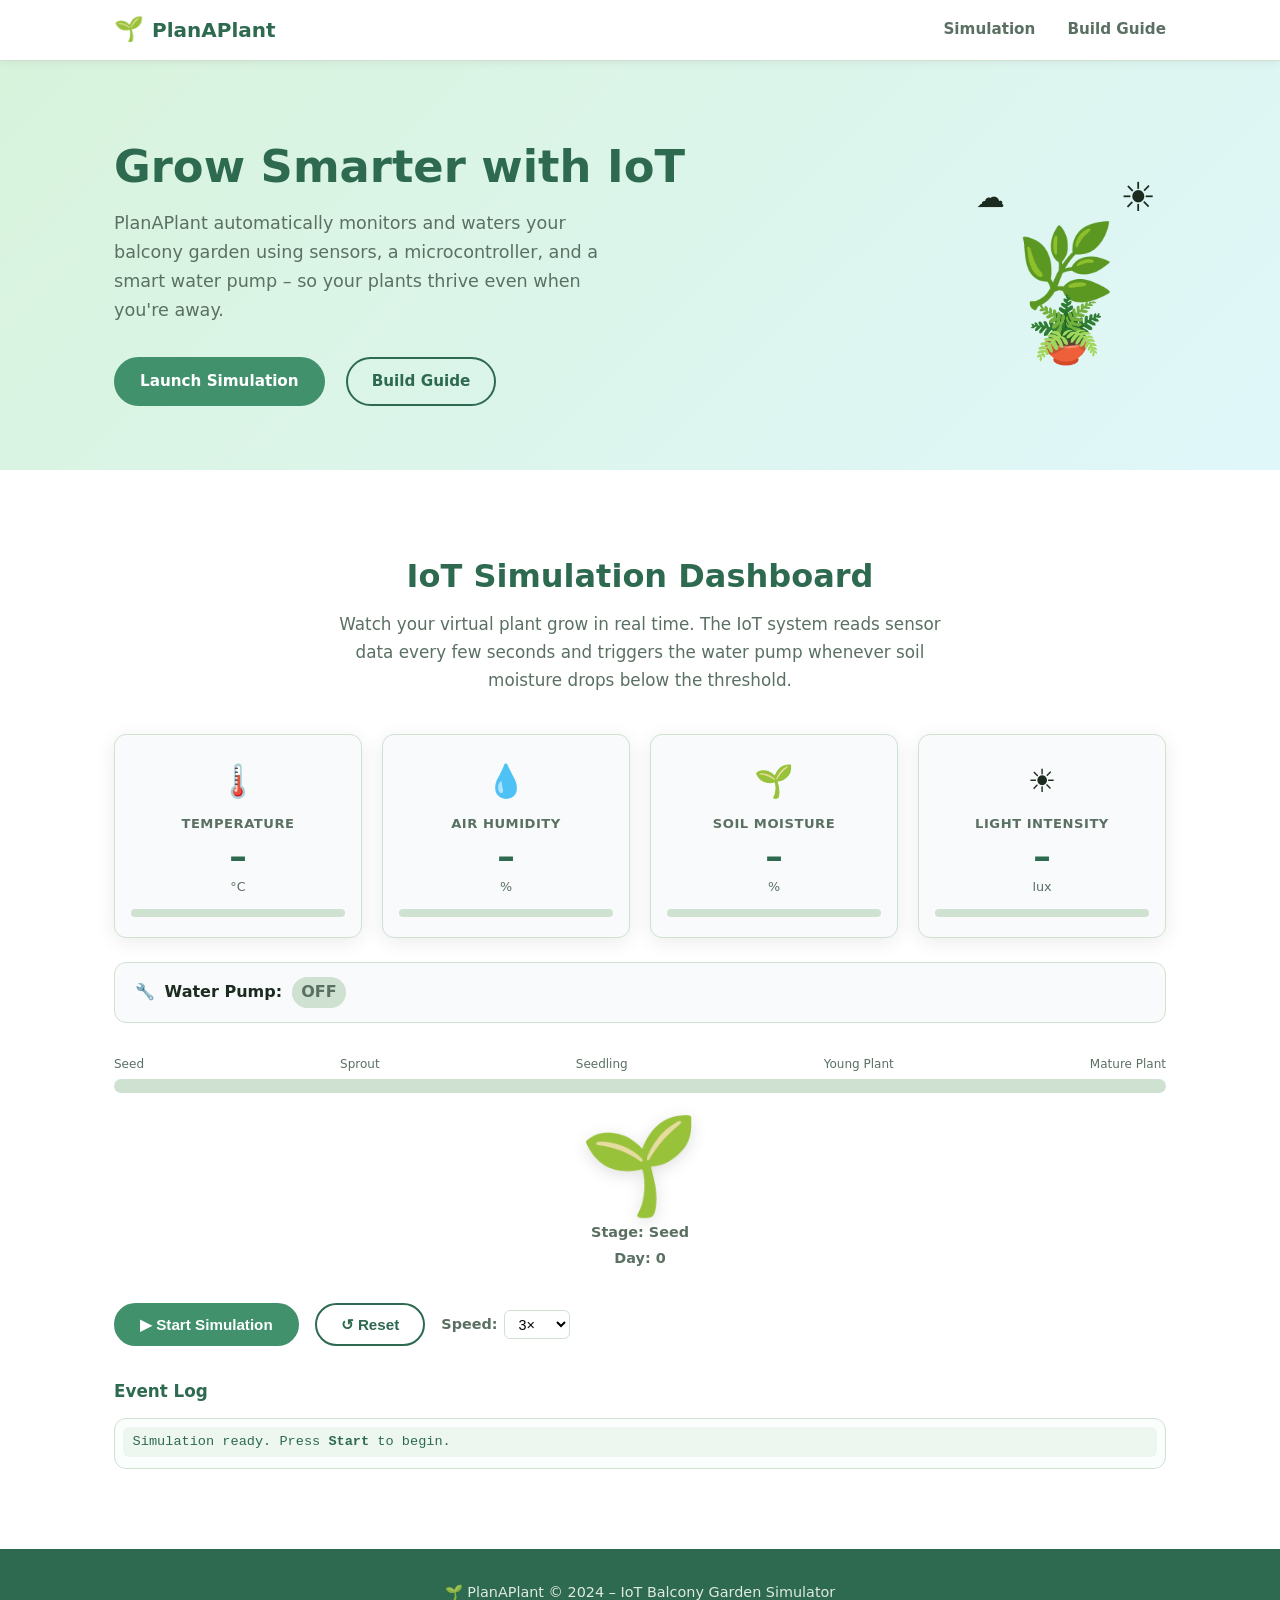
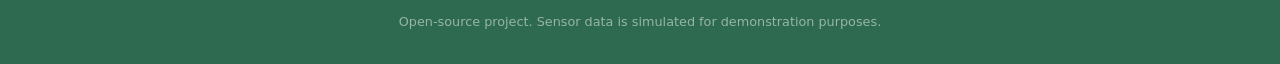
<file: index.html>
<!DOCTYPE html>
<html lang="en">
<head>
  <meta charset="UTF-8" />
  <meta name="viewport" content="width=device-width, initial-scale=1.0" />
  <title>PlanAPlant – IoT Balcony Garden Simulator</title>
  <link rel="stylesheet" href="css/style.css" />
</head>
<body>
  <!-- ───────────────────────── HEADER ───────────────────────── -->
  <header class="site-header">
    <div class="container header-inner">
      <div class="logo">
        <span class="logo-icon">🌱</span>
        <span class="logo-text">PlanAPlant</span>
      </div>
      <nav class="main-nav">
        <a href="#simulation">Simulation</a>
        <a href="guide.html">Build Guide</a>
      </nav>
    </div>
  </header>

  <!-- ───────────────────────── HERO ───────────────────────── -->
  <section class="hero">
    <div class="container hero-inner">
      <div class="hero-text">
        <h1>Grow Smarter with&nbsp;IoT</h1>
        <p class="hero-sub">
          PlanAPlant automatically monitors and waters your balcony garden
          using sensors, a microcontroller, and a smart water pump – so
          your plants thrive even when you're away.
        </p>
        <a href="#simulation" class="btn btn-primary">Launch Simulation</a>
        <a href="guide.html" class="btn btn-outline">Build Guide</a>
      </div>
      <div class="hero-illustration" aria-hidden="true">
        <div class="pot-scene">
          <div class="sun-icon">☀️</div>
          <div class="cloud-icon">☁️</div>
          <div id="heroPlant" class="plant-hero">🌿</div>
          <div class="pot">🪴</div>
        </div>
      </div>
    </div>
  </section>

  <!-- ───────────────────────── SIMULATION ───────────────────────── -->
  <section id="simulation" class="section sim-section">
    <div class="container">
      <h2 class="section-title">IoT Simulation Dashboard</h2>
      <p class="section-sub">
        Watch your virtual plant grow in real time. The IoT system reads
        sensor data every few seconds and triggers the water pump whenever
        soil moisture drops below the threshold.
      </p>

      <!-- Sensor cards -->
      <div class="sensor-grid">
        <div class="sensor-card" id="cardTemp">
          <div class="sensor-icon">🌡️</div>
          <div class="sensor-label">Temperature</div>
          <div class="sensor-value" id="valTemp">–</div>
          <div class="sensor-unit">°C</div>
          <div class="sensor-bar-bg"><div class="sensor-bar" id="barTemp"></div></div>
        </div>
        <div class="sensor-card" id="cardHumidity">
          <div class="sensor-icon">💧</div>
          <div class="sensor-label">Air Humidity</div>
          <div class="sensor-value" id="valHumidity">–</div>
          <div class="sensor-unit">%</div>
          <div class="sensor-bar-bg"><div class="sensor-bar" id="barHumidity"></div></div>
        </div>
        <div class="sensor-card" id="cardMoisture">
          <div class="sensor-icon">🌱</div>
          <div class="sensor-label">Soil Moisture</div>
          <div class="sensor-value" id="valMoisture">–</div>
          <div class="sensor-unit">%</div>
          <div class="sensor-bar-bg"><div class="sensor-bar" id="barMoisture"></div></div>
        </div>
        <div class="sensor-card" id="cardLight">
          <div class="sensor-icon">☀️</div>
          <div class="sensor-label">Light Intensity</div>
          <div class="sensor-value" id="valLight">–</div>
          <div class="sensor-unit">lux</div>
          <div class="sensor-bar-bg"><div class="sensor-bar" id="barLight"></div></div>
        </div>
      </div>

      <!-- Pump status -->
      <div class="pump-status" id="pumpStatus">
        <span class="pump-icon">🔧</span>
        <span class="pump-label">Water Pump:</span>
        <span class="pump-state" id="pumpState">OFF</span>
        <span class="pump-reason" id="pumpReason"></span>
      </div>

      <!-- Plant growth visualiser -->
      <div class="plant-stage-wrapper">
        <div class="growth-labels">
          <span>Seed</span><span>Sprout</span><span>Seedling</span>
          <span>Young Plant</span><span>Mature Plant</span>
        </div>
        <div class="growth-bar-bg">
          <div class="growth-bar" id="growthBar"></div>
        </div>
        <div class="plant-display" id="plantDisplay">🌱</div>
        <div class="plant-stage-label">Stage: <span id="stageLabel">Seed</span></div>
        <div class="plant-age-label">Day: <span id="dayLabel">0</span></div>
      </div>

      <!-- Controls -->
      <div class="sim-controls">
        <button class="btn btn-primary" id="btnStart">▶ Start Simulation</button>
        <button class="btn btn-outline" id="btnReset">↺ Reset</button>
        <label class="speed-label">
          Speed:
          <select id="simSpeed">
            <option value="1">1×</option>
            <option value="3" selected>3×</option>
            <option value="5">5×</option>
            <option value="10">10×</option>
          </select>
        </label>
      </div>

      <!-- Event log -->
      <div class="event-log-wrapper">
        <h3>Event Log</h3>
        <ul class="event-log" id="eventLog">
          <li class="log-info">Simulation ready. Press <strong>Start</strong> to begin.</li>
        </ul>
      </div>
    </div>
  </section>

  <!-- ───────────────────────── FOOTER ───────────────────────── -->
  <footer class="site-footer">
    <div class="container footer-inner">
      <p>🌱 PlanAPlant &copy; 2024 – IoT Balcony Garden Simulator</p>
      <p class="footer-sub">
        Open-source project. Sensor data is simulated for demonstration purposes.
      </p>
    </div>
  </footer>

  <script src="js/simulation.js"></script>
</body>
</html>
</file>
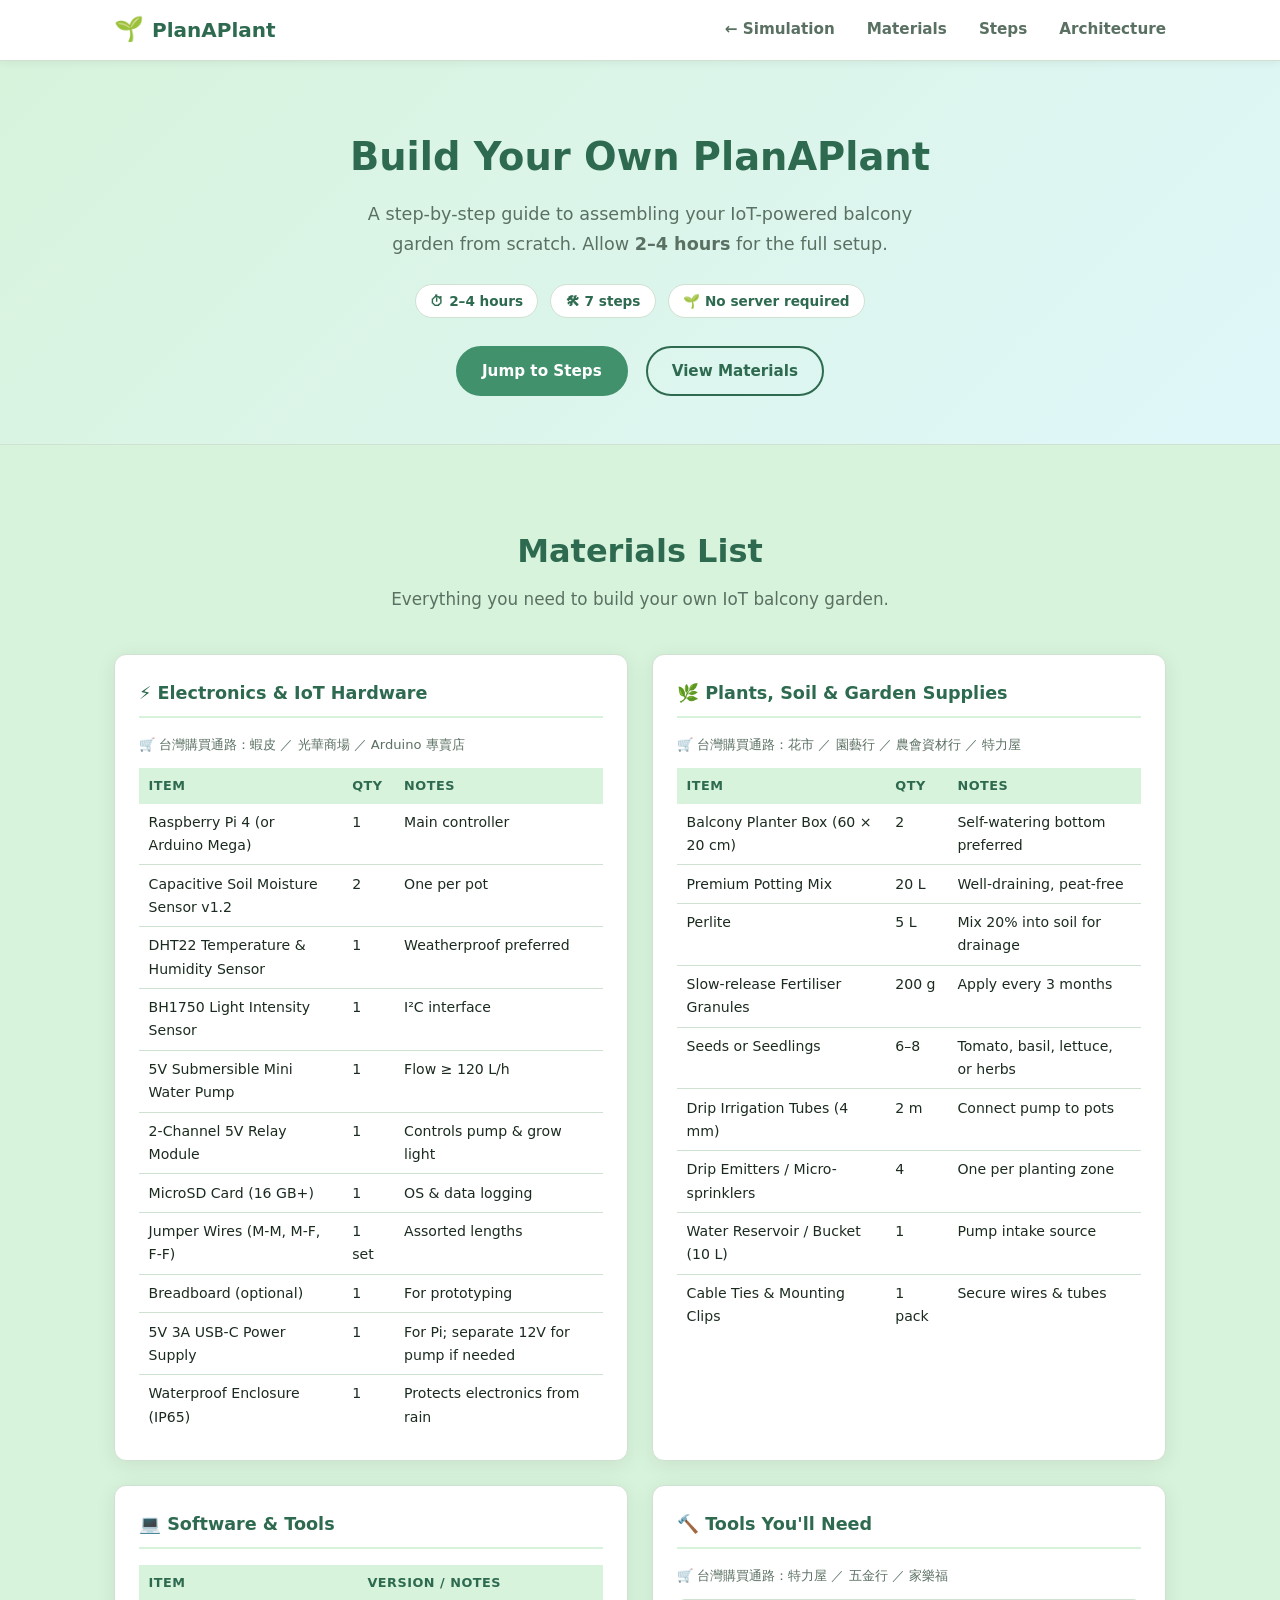
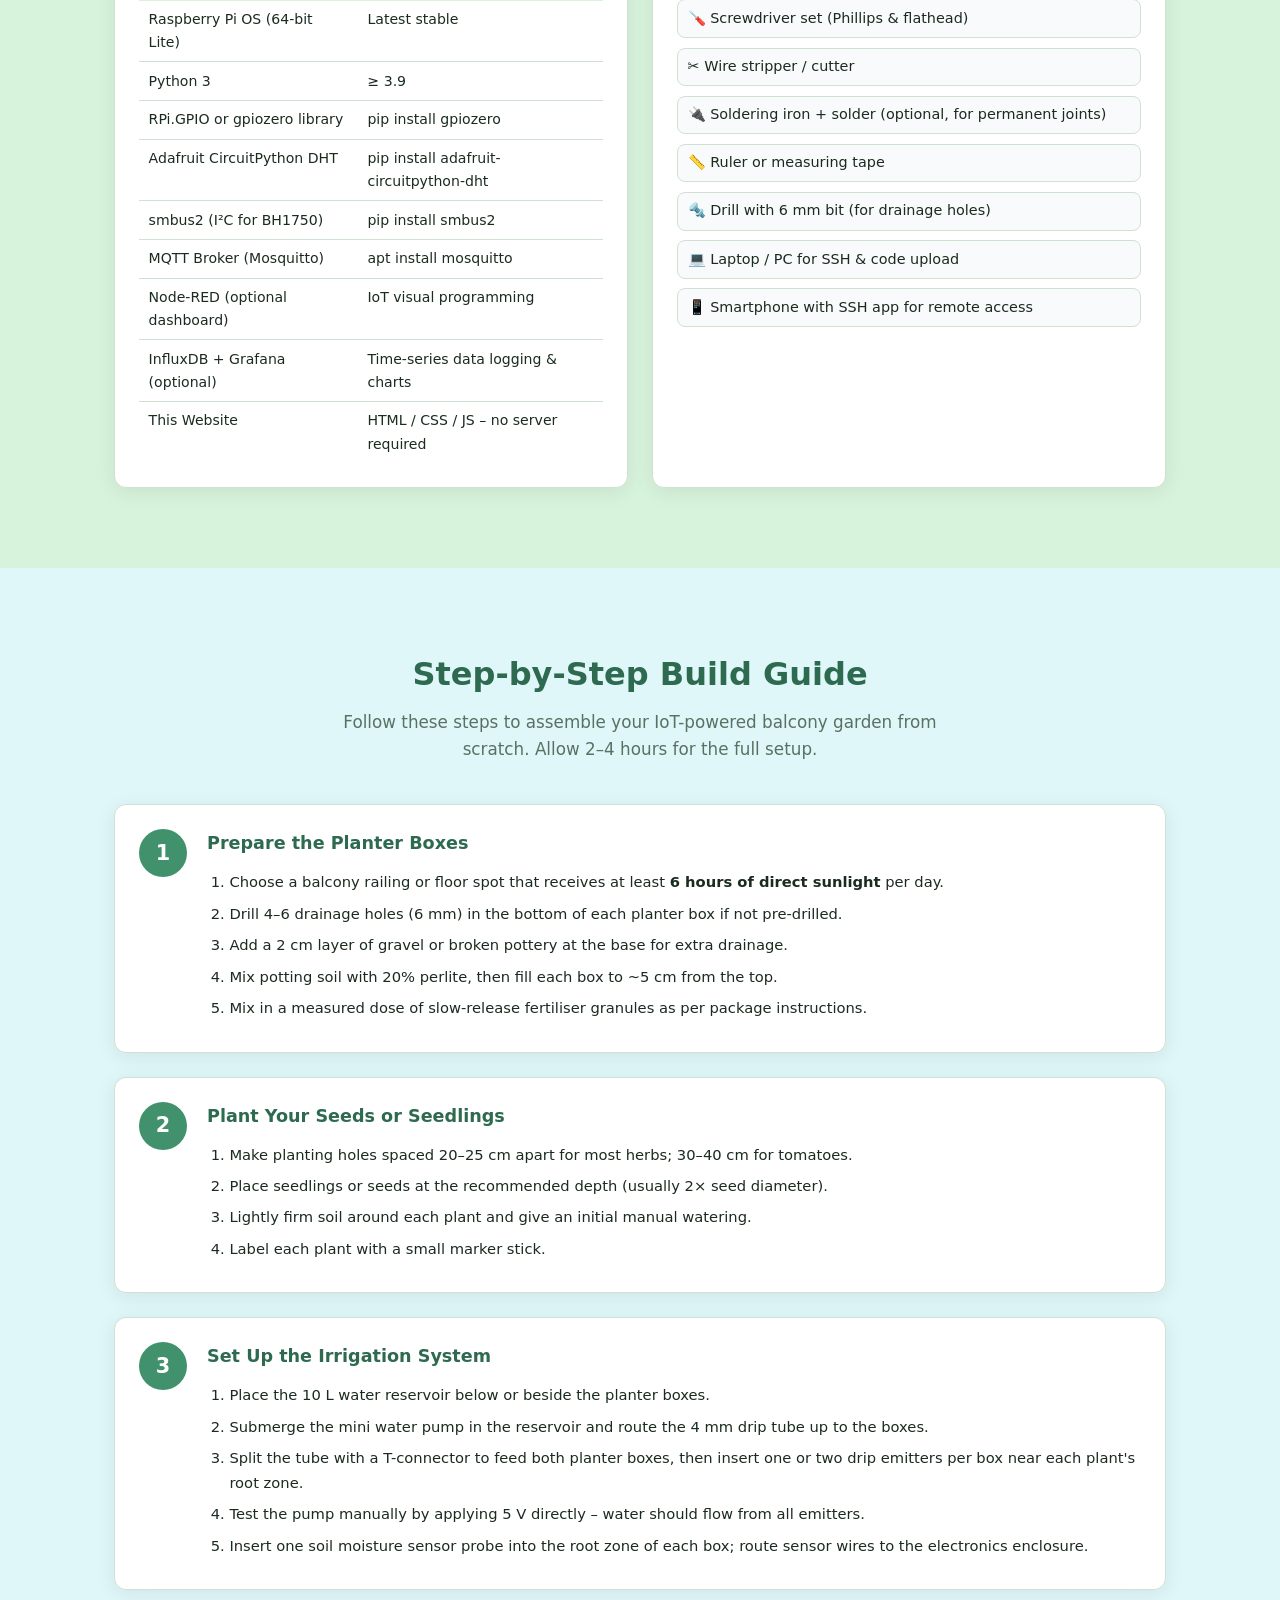
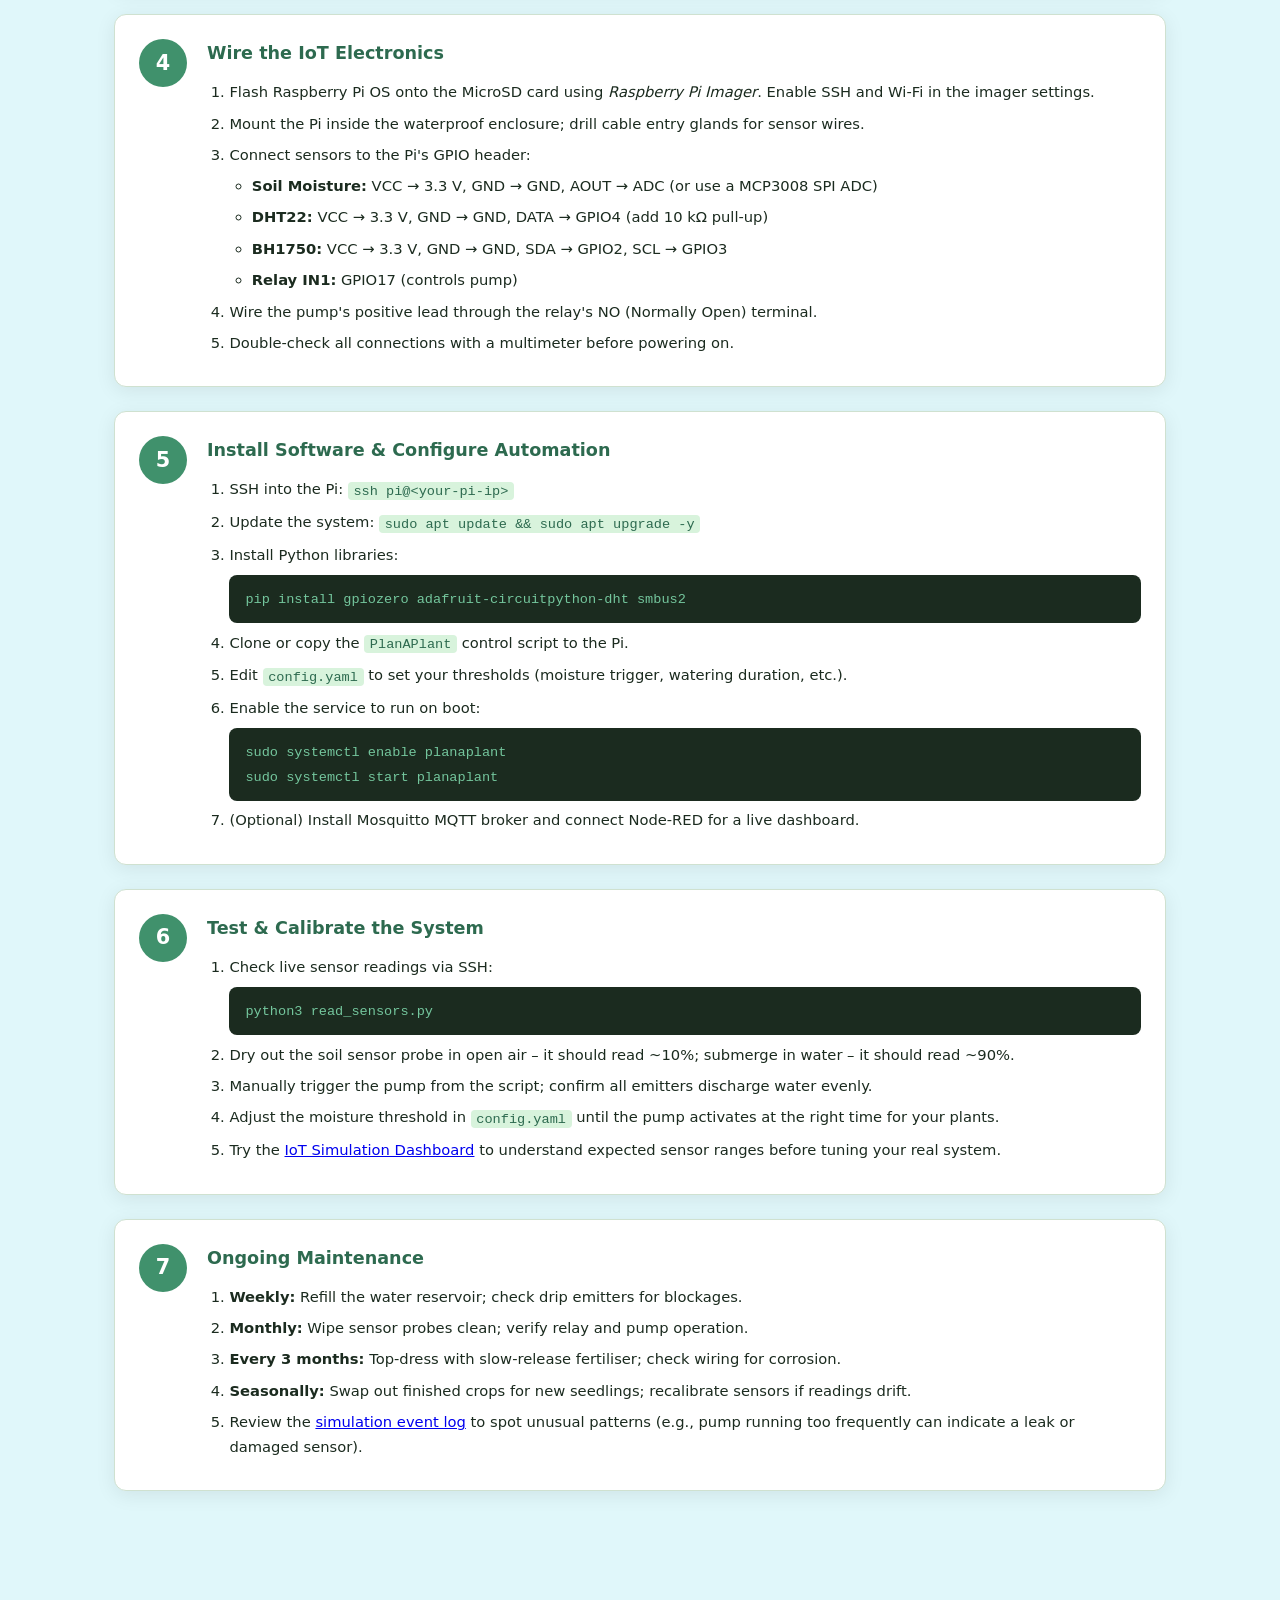
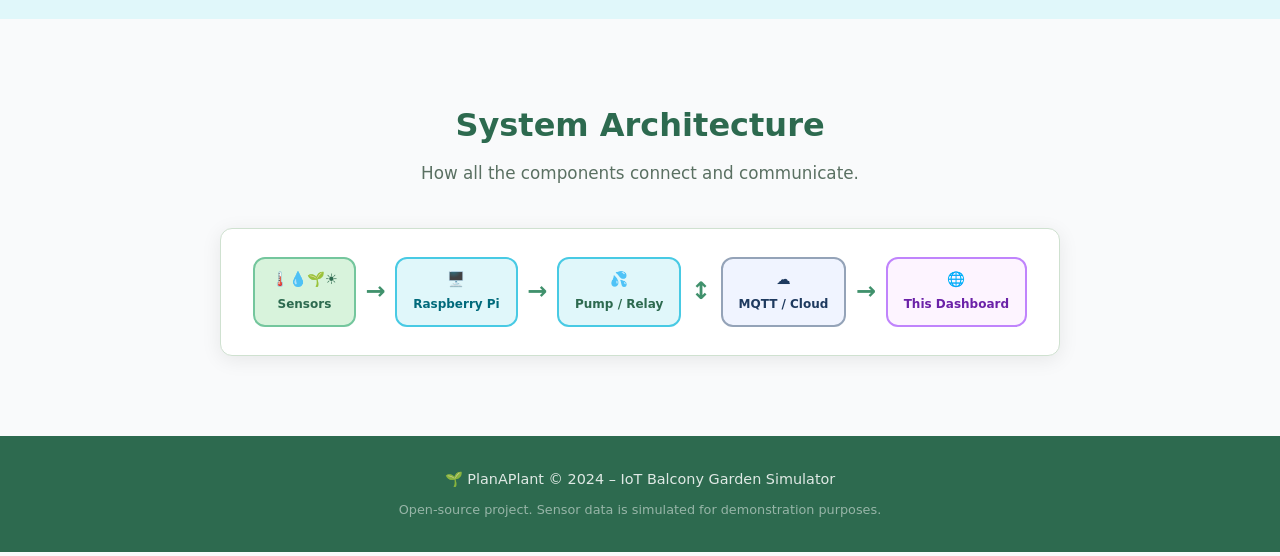
<file: guide.html>
<!DOCTYPE html>
<html lang="en">
<head>
  <meta charset="UTF-8" />
  <meta name="viewport" content="width=device-width, initial-scale=1.0" />
  <title>PlanAPlant – Build Guide</title>
  <link rel="stylesheet" href="css/style.css" />
</head>
<body>
  <!-- ───────────────────────── HEADER ───────────────────────── -->
  <header class="site-header">
    <div class="container header-inner">
      <div class="logo">
        <span class="logo-icon">🌱</span>
        <span class="logo-text">PlanAPlant</span>
      </div>
      <nav class="main-nav">
        <a href="index.html">← Simulation</a>
        <a href="#materials">Materials</a>
        <a href="#steps">Steps</a>
        <a href="#architecture">Architecture</a>
      </nav>
    </div>
  </header>

  <!-- ───────────────────────── GUIDE HERO ───────────────────────── -->
  <section class="guide-hero">
    <div class="container guide-hero-inner">
      <h1>Build Your Own PlanAPlant</h1>
      <p class="guide-hero-sub">
        A step-by-step guide to assembling your IoT-powered balcony garden from scratch.
        Allow <strong>2–4 hours</strong> for the full setup.
      </p>
      <div class="guide-hero-badges">
        <span class="guide-badge">⏱ 2–4 hours</span>
        <span class="guide-badge">🛠 7 steps</span>
        <span class="guide-badge">🌱 No server required</span>
      </div>
      <a href="#steps" class="btn btn-primary">Jump to Steps</a>
      <a href="#materials" class="btn btn-outline">View Materials</a>
    </div>
  </section>

  <!-- ───────────────────────── MATERIALS ───────────────────────── -->
  <section id="materials" class="section materials-section">
    <div class="container">
      <h2 class="section-title">Materials List</h2>
      <p class="section-sub">
        Everything you need to build your own IoT balcony garden.
      </p>

      <div class="materials-grid">

        <!-- Electronics -->
        <div class="materials-card">
          <h3>⚡ Electronics &amp; IoT Hardware</h3>
          <p class="tw-stores">🛒 台灣購買通路：蝦皮 ／ 光華商場 ／ Arduino 專賣店</p>
          <table class="materials-table">
            <thead>
              <tr><th>Item</th><th>Qty</th><th>Notes</th></tr>
            </thead>
            <tbody>
              <tr data-tw="樹莓派4、Arduino Mega 開發板"><td>Raspberry Pi 4 (or Arduino Mega)</td><td>1</td><td>Main controller</td></tr>
              <tr data-tw="電容式土壤濕度感測器、土壤濕度模組 防腐蝕"><td>Capacitive Soil Moisture Sensor v1.2</td><td>2</td><td>One per pot</td></tr>
              <tr data-tw="DHT22 溫濕度感測器、AM2302、防水溫濕度感測器"><td>DHT22 Temperature &amp; Humidity Sensor</td><td>1</td><td>Weatherproof preferred</td></tr>
              <tr data-tw="BH1750 光照度感測器、BH1750 I2C"><td>BH1750 Light Intensity Sensor</td><td>1</td><td>I²C interface</td></tr>
              <tr data-tw="5V 沉水馬達、小型沉水幫浦、微型水泵"><td>5V Submersible Mini Water Pump</td><td>1</td><td>Flow ≥ 120 L/h</td></tr>
              <tr data-tw="5V 二路繼電器模組、Arduino 繼電器板"><td>2-Channel 5V Relay Module</td><td>1</td><td>Controls pump &amp; grow light</td></tr>
              <tr data-tw="MicroSD 記憶卡 16GB"><td>MicroSD Card (16 GB+)</td><td>1</td><td>OS &amp; data logging</td></tr>
              <tr data-tw="杜邦線 公對公 公對母 母對母"><td>Jumper Wires (M-M, M-F, F-F)</td><td>1 set</td><td>Assorted lengths</td></tr>
              <tr data-tw="麵包板 實驗板"><td>Breadboard (optional)</td><td>1</td><td>For prototyping</td></tr>
              <tr data-tw="5V 3A USB-C 電源供應器、樹莓派電源"><td>5V 3A USB-C Power Supply</td><td>1</td><td>For Pi; separate 12V for pump if needed</td></tr>
              <tr data-tw="IP65 防水接線盒、戶外防水盒"><td>Waterproof Enclosure (IP65)</td><td>1</td><td>Protects electronics from rain</td></tr>
            </tbody>
          </table>
        </div>

        <!-- Garden -->
        <div class="materials-card">
          <h3>🌿 Plants, Soil &amp; Garden Supplies</h3>
          <p class="tw-stores">🛒 台灣購買通路：花市 ／ 園藝行 ／ 農會資材行 ／ 特力屋</p>
          <table class="materials-table">
            <thead>
              <tr><th>Item</th><th>Qty</th><th>Notes</th></tr>
            </thead>
            <tbody>
              <tr data-tw="陽台長型花槽、花箱 60公分、自澆水花槽"><td>Balcony Planter Box (60 × 20 cm)</td><td>2</td><td>Self-watering bottom preferred</td></tr>
              <tr data-tw="培養土、泥炭土替代、排水培養土"><td>Premium Potting Mix</td><td>20 L</td><td>Well-draining, peat-free</td></tr>
              <tr data-tw="珍珠石、珍珠岩"><td>Perlite</td><td>5 L</td><td>Mix 20% into soil for drainage</td></tr>
              <tr data-tw="緩釋肥 顆粒肥、奧綠肥"><td>Slow-release Fertiliser Granules</td><td>200 g</td><td>Apply every 3 months</td></tr>
              <tr data-tw="番茄幼苗、九層塔種子、萵苣種子、香草植物苗"><td>Seeds or Seedlings</td><td>6–8</td><td>Tomato, basil, lettuce, or herbs</td></tr>
              <tr data-tw="4mm 滴灌管、滴灌軟管"><td>Drip Irrigation Tubes (4 mm)</td><td>2 m</td><td>Connect pump to pots</td></tr>
              <tr data-tw="滴箭、微噴頭、滴灌配件"><td>Drip Emitters / Micro-sprinklers</td><td>4</td><td>One per planting zone</td></tr>
              <tr data-tw="10L 儲水桶、園藝蓄水桶"><td>Water Reservoir / Bucket (10 L)</td><td>1</td><td>Pump intake source</td></tr>
              <tr data-tw="束線帶、固定夾 管夾"><td>Cable Ties &amp; Mounting Clips</td><td>1 pack</td><td>Secure wires &amp; tubes</td></tr>
            </tbody>
          </table>
        </div>

        <!-- Software -->
        <div class="materials-card">
          <h3>💻 Software &amp; Tools</h3>
          <table class="materials-table">
            <thead>
              <tr><th>Item</th><th>Version / Notes</th></tr>
            </thead>
            <tbody>
              <tr><td>Raspberry Pi OS (64-bit Lite)</td><td>Latest stable</td></tr>
              <tr><td>Python 3</td><td>≥ 3.9</td></tr>
              <tr><td>RPi.GPIO or gpiozero library</td><td>pip install gpiozero</td></tr>
              <tr><td>Adafruit CircuitPython DHT</td><td>pip install adafruit-circuitpython-dht</td></tr>
              <tr><td>smbus2 (I²C for BH1750)</td><td>pip install smbus2</td></tr>
              <tr><td>MQTT Broker (Mosquitto)</td><td>apt install mosquitto</td></tr>
              <tr><td>Node-RED (optional dashboard)</td><td>IoT visual programming</td></tr>
              <tr><td>InfluxDB + Grafana (optional)</td><td>Time-series data logging &amp; charts</td></tr>
              <tr><td>This Website</td><td>HTML / CSS / JS – no server required</td></tr>
            </tbody>
          </table>
        </div>

        <!-- Tools -->
        <div class="materials-card">
          <h3>🔨 Tools You'll Need</h3>
          <p class="tw-stores">🛒 台灣購買通路：特力屋 ／ 五金行 ／ 家樂福</p>
          <ul class="tool-list">
            <li data-tw="螺絲起子組 十字 一字">🪛 Screwdriver set (Phillips &amp; flathead)</li>
            <li data-tw="剝線鉗、電線剪">✂️ Wire stripper / cutter</li>
            <li data-tw="烙鐵 焊錫">🔌 Soldering iron + solder (optional, for permanent joints)</li>
            <li data-tw="捲尺、直尺">📏 Ruler or measuring tape</li>
            <li data-tw="電鑽 6mm 鑽頭">🔩 Drill with 6 mm bit (for drainage holes)</li>
            <li data-tw="筆記型電腦 SSH">💻 Laptop / PC for SSH &amp; code upload</li>
            <li data-tw="手機 SSH App">📱 Smartphone with SSH app for remote access</li>
          </ul>
        </div>

      </div>
    </div>
  </section>

  <!-- ───────────────────────── BUILD STEPS ───────────────────────── -->
  <section id="steps" class="section recipe-section">
    <div class="container">
      <h2 class="section-title">Step-by-Step Build Guide</h2>
      <p class="section-sub">
        Follow these steps to assemble your IoT-powered balcony garden from
        scratch. Allow 2–4 hours for the full setup.
      </p>

      <div class="steps-wrapper">

        <div class="step-card">
          <div class="step-number">1</div>
          <div class="step-body">
            <h3>Prepare the Planter Boxes</h3>
            <ol>
              <li>Choose a balcony railing or floor spot that receives at least <strong>6 hours of direct sunlight</strong> per day.</li>
              <li>Drill 4–6 drainage holes (6 mm) in the bottom of each planter box if not pre-drilled.</li>
              <li>Add a 2 cm layer of gravel or broken pottery at the base for extra drainage.</li>
              <li>Mix potting soil with 20% perlite, then fill each box to ~5 cm from the top.</li>
              <li>Mix in a measured dose of slow-release fertiliser granules as per package instructions.</li>
            </ol>
          </div>
        </div>

        <div class="step-card">
          <div class="step-number">2</div>
          <div class="step-body">
            <h3>Plant Your Seeds or Seedlings</h3>
            <ol>
              <li>Make planting holes spaced 20–25 cm apart for most herbs; 30–40 cm for tomatoes.</li>
              <li>Place seedlings or seeds at the recommended depth (usually 2× seed diameter).</li>
              <li>Lightly firm soil around each plant and give an initial manual watering.</li>
              <li>Label each plant with a small marker stick.</li>
            </ol>
          </div>
        </div>

        <div class="step-card">
          <div class="step-number">3</div>
          <div class="step-body">
            <h3>Set Up the Irrigation System</h3>
            <ol>
              <li>Place the 10 L water reservoir below or beside the planter boxes.</li>
              <li>Submerge the mini water pump in the reservoir and route the 4 mm drip tube up to the boxes.</li>
              <li>Split the tube with a T-connector to feed both planter boxes, then insert one or two drip emitters per box near each plant's root zone.</li>
              <li>Test the pump manually by applying 5 V directly – water should flow from all emitters.</li>
              <li>Insert one soil moisture sensor probe into the root zone of each box; route sensor wires to the electronics enclosure.</li>
            </ol>
          </div>
        </div>

        <div class="step-card">
          <div class="step-number">4</div>
          <div class="step-body">
            <h3>Wire the IoT Electronics</h3>
            <ol>
              <li>Flash Raspberry Pi OS onto the MicroSD card using <em>Raspberry Pi Imager</em>. Enable SSH and Wi-Fi in the imager settings.</li>
              <li>Mount the Pi inside the waterproof enclosure; drill cable entry glands for sensor wires.</li>
              <li>Connect sensors to the Pi's GPIO header:
                <ul>
                  <li><strong>Soil Moisture:</strong> VCC → 3.3 V, GND → GND, AOUT → ADC (or use a MCP3008 SPI ADC)</li>
                  <li><strong>DHT22:</strong> VCC → 3.3 V, GND → GND, DATA → GPIO4 (add 10 kΩ pull-up)</li>
                  <li><strong>BH1750:</strong> VCC → 3.3 V, GND → GND, SDA → GPIO2, SCL → GPIO3</li>
                  <li><strong>Relay IN1:</strong> GPIO17 (controls pump)</li>
                </ul>
              </li>
              <li>Wire the pump's positive lead through the relay's NO (Normally Open) terminal.</li>
              <li>Double-check all connections with a multimeter before powering on.</li>
            </ol>
          </div>
        </div>

        <div class="step-card">
          <div class="step-number">5</div>
          <div class="step-body">
            <h3>Install Software &amp; Configure Automation</h3>
            <ol>
              <li>SSH into the Pi: <code>ssh pi@&lt;your-pi-ip&gt;</code></li>
              <li>Update the system: <code>sudo apt update &amp;&amp; sudo apt upgrade -y</code></li>
              <li>Install Python libraries:
                <pre><code>pip install gpiozero adafruit-circuitpython-dht smbus2</code></pre>
              </li>
              <li>Clone or copy the <code>PlanAPlant</code> control script to the Pi.</li>
              <li>Edit <code>config.yaml</code> to set your thresholds (moisture trigger, watering duration, etc.).</li>
              <li>Enable the service to run on boot:
                <pre><code>sudo systemctl enable planaplant
sudo systemctl start planaplant</code></pre>
              </li>
              <li>(Optional) Install Mosquitto MQTT broker and connect Node-RED for a live dashboard.</li>
            </ol>
          </div>
        </div>

        <div class="step-card">
          <div class="step-number">6</div>
          <div class="step-body">
            <h3>Test &amp; Calibrate the System</h3>
            <ol>
              <li>Check live sensor readings via SSH:
                <pre><code>python3 read_sensors.py</code></pre>
              </li>
              <li>Dry out the soil sensor probe in open air – it should read ~10%; submerge in water – it should read ~90%.</li>
              <li>Manually trigger the pump from the script; confirm all emitters discharge water evenly.</li>
              <li>Adjust the moisture threshold in <code>config.yaml</code> until the pump activates at the right time for your plants.</li>
              <li>Try the <a href="index.html#simulation">IoT Simulation Dashboard</a> to understand expected sensor ranges before tuning your real system.</li>
            </ol>
          </div>
        </div>

        <div class="step-card">
          <div class="step-number">7</div>
          <div class="step-body">
            <h3>Ongoing Maintenance</h3>
            <ol>
              <li><strong>Weekly:</strong> Refill the water reservoir; check drip emitters for blockages.</li>
              <li><strong>Monthly:</strong> Wipe sensor probes clean; verify relay and pump operation.</li>
              <li><strong>Every 3 months:</strong> Top-dress with slow-release fertiliser; check wiring for corrosion.</li>
              <li><strong>Seasonally:</strong> Swap out finished crops for new seedlings; recalibrate sensors if readings drift.</li>
              <li>Review the <a href="index.html#simulation">simulation event log</a> to spot unusual patterns (e.g., pump running too frequently can indicate a leak or damaged sensor).</li>
            </ol>
          </div>
        </div>

      </div><!-- /steps-wrapper -->
    </div>
  </section>

  <!-- ───────────────────────── SYSTEM ARCHITECTURE ───────────────────────── -->
  <section id="architecture" class="section">
    <div class="container">
      <h2 class="section-title">System Architecture</h2>
      <p class="section-sub">How all the components connect and communicate.</p>
      <div class="arch-wrapper">
        <div class="arch-diagram">
          <div class="arch-node sensor-node">🌡️💧🌱☀️<br/><small>Sensors</small></div>
          <div class="arch-arrow">→</div>
          <div class="arch-node pi-node">🖥️<br/><small>Raspberry Pi</small></div>
          <div class="arch-arrow">→</div>
          <div class="arch-node pump-node">💦<br/><small>Pump / Relay</small></div>
          <div class="arch-arrow">↕</div>
          <div class="arch-node cloud-node">☁️<br/><small>MQTT / Cloud</small></div>
          <div class="arch-arrow">→</div>
          <div class="arch-node web-node">🌐<br/><small>This Dashboard</small></div>
        </div>
      </div>
    </div>
  </section>

  <!-- ───────────────────────── FOOTER ───────────────────────── -->
  <footer class="site-footer">
    <div class="container footer-inner">
      <p>🌱 PlanAPlant &copy; 2024 – IoT Balcony Garden Simulator</p>
      <p class="footer-sub">
        Open-source project. Sensor data is simulated for demonstration purposes.
      </p>
    </div>
  </footer>

  <!-- TW purchase info keyword toggle (no simulation dependency) -->
  <script>
    (function () {
      document.querySelectorAll('.materials-table').forEach(function (table) {
        table.addEventListener('click', function (e) {
          var row = e.target.closest('tr[data-tw]');
          if (!row) return;
          var next = row.nextElementSibling;
          if (next && next.classList.contains('tw-row')) {
            next.remove();
          } else {
            var tr = document.createElement('tr');
            tr.className = 'tw-row';
            var td = document.createElement('td');
            td.colSpan = 3;
            td.textContent = '🔍 搜尋關鍵字：' + row.dataset.tw;
            tr.appendChild(td);
            row.insertAdjacentElement('afterend', tr);
          }
        });
      });

      var toolList = document.querySelector('.tool-list');
      if (toolList) {
        toolList.addEventListener('click', function (e) {
          var li = e.target.closest('li[data-tw]');
          if (!li) return;
          var existing = li.querySelector('.tw-keyword');
          if (existing) {
            existing.remove();
          } else {
            var span = document.createElement('span');
            span.className = 'tw-keyword';
            span.textContent = '🔍 搜尋關鍵字：' + li.dataset.tw;
            li.appendChild(span);
          }
        });
      }
    }());
  </script>
</body>
</html>
</file>
<file: css/style.css>
/* ─────────────────────────────────────────────────────────────────────────────
   PlanAPlant – Main Stylesheet
   Theme: fresh green / sky blue / warm white
   ──────────────────────────────────────────────────────────────────────────── */

/* ── Reset / Base ────────────────────────────────────────────────────────── */
*, *::before, *::after { box-sizing: border-box; margin: 0; padding: 0; }

:root {
  --green-dark:   #2d6a4f;
  --green-mid:    #40916c;
  --green-light:  #74c69d;
  --green-pale:   #d8f3dc;
  --sky:          #48cae4;
  --sky-pale:     #e0f7fa;
  --soil:         #6b4226;
  --soil-light:   #c8a97a;
  --warn:         #f4a261;
  --danger:       #e76f51;
  --white:        #ffffff;
  --off-white:    #f9fafb;
  --text-dark:    #1b2b1f;
  --text-muted:   #5a7062;
  --border:       #cfe1d0;
  --radius:       12px;
  --shadow:       0 4px 20px rgba(0,0,0,.08);
  --transition:   .25s ease;
  --font:         'Segoe UI', system-ui, -apple-system, sans-serif;
}

html { scroll-behavior: smooth; }

body {
  font-family: var(--font);
  color: var(--text-dark);
  background: var(--off-white);
  line-height: 1.65;
}

/* ── Utilities ───────────────────────────────────────────────────────────── */
.container {
  max-width: 1100px;
  margin-inline: auto;
  padding-inline: 1.5rem;
}

.btn {
  display: inline-block;
  padding: .65rem 1.5rem;
  border-radius: 50px;
  font-weight: 600;
  font-size: .95rem;
  cursor: pointer;
  text-decoration: none;
  border: 2px solid transparent;
  transition: background var(--transition), color var(--transition), border-color var(--transition), transform .1s;
}
.btn:active { transform: scale(.97); }

.btn-primary {
  background: var(--green-mid);
  color: var(--white);
  border-color: var(--green-mid);
}
.btn-primary:hover { background: var(--green-dark); border-color: var(--green-dark); }

.btn-outline {
  background: transparent;
  color: var(--green-dark);
  border-color: var(--green-dark);
}
.btn-outline:hover { background: var(--green-pale); }

.section {
  padding: 5rem 0;
}

.section-title {
  font-size: 2rem;
  color: var(--green-dark);
  margin-bottom: .5rem;
  text-align: center;
}

.section-sub {
  text-align: center;
  color: var(--text-muted);
  max-width: 640px;
  margin: 0 auto 2.5rem;
  font-size: 1.05rem;
}

/* ── Header ──────────────────────────────────────────────────────────────── */
.site-header {
  position: sticky;
  top: 0;
  z-index: 100;
  background: var(--white);
  border-bottom: 1px solid var(--border);
  box-shadow: 0 2px 8px rgba(0,0,0,.06);
}

.header-inner {
  display: flex;
  align-items: center;
  justify-content: space-between;
  height: 60px;
}

.logo {
  display: flex;
  align-items: center;
  gap: .5rem;
  font-size: 1.25rem;
  font-weight: 700;
  color: var(--green-dark);
}

.logo-icon { font-size: 1.5rem; }

.main-nav {
  display: flex;
  gap: 2rem;
}

.main-nav a {
  text-decoration: none;
  color: var(--text-muted);
  font-weight: 600;
  font-size: .95rem;
  transition: color var(--transition);
}
.main-nav a:hover { color: var(--green-mid); }

/* ── Hero ────────────────────────────────────────────────────────────────── */
.hero {
  background: linear-gradient(135deg, var(--green-pale) 0%, var(--sky-pale) 100%);
  padding: 5rem 0 4rem;
}

.hero-inner {
  display: grid;
  grid-template-columns: 1fr auto;
  gap: 3rem;
  align-items: center;
}

.hero-text h1 {
  font-size: 2.8rem;
  line-height: 1.15;
  color: var(--green-dark);
  margin-bottom: 1rem;
}

.hero-sub {
  font-size: 1.1rem;
  color: var(--text-muted);
  max-width: 500px;
  margin-bottom: 2rem;
}

.hero-text .btn + .btn { margin-left: 1rem; }

/* Pot scene */
.pot-scene {
  position: relative;
  width: 200px;
  height: 220px;
  text-align: center;
  user-select: none;
}

.sun-icon {
  font-size: 2.5rem;
  position: absolute;
  top: 0; right: 10px;
  animation: spinSun 8s linear infinite;
}

@keyframes spinSun {
  from { transform: rotate(0deg); }
  to   { transform: rotate(360deg); }
}

.cloud-icon {
  font-size: 1.8rem;
  position: absolute;
  top: 10px; left: 10px;
  animation: floatCloud 5s ease-in-out infinite;
}

@keyframes floatCloud {
  0%, 100% { transform: translateX(0); }
  50%       { transform: translateX(20px); }
}

.plant-hero {
  font-size: 5rem;
  position: absolute;
  bottom: 52px;
  left: 50%;
  transform: translateX(-50%);
  animation: sway 3s ease-in-out infinite;
}

@keyframes sway {
  0%, 100% { transform: translateX(-50%) rotate(-3deg); }
  50%       { transform: translateX(-50%) rotate(3deg); }
}

.pot {
  font-size: 4rem;
  position: absolute;
  bottom: 0;
  left: 50%;
  transform: translateX(-50%);
}

/* ── Simulation Section ──────────────────────────────────────────────────── */
.sim-section {
  background: var(--white);
}

/* Sensor grid */
.sensor-grid {
  display: grid;
  grid-template-columns: repeat(auto-fit, minmax(210px, 1fr));
  gap: 1.25rem;
  margin-bottom: 1.5rem;
}

.sensor-card {
  background: var(--off-white);
  border: 1px solid var(--border);
  border-radius: var(--radius);
  padding: 1.25rem 1rem;
  text-align: center;
  box-shadow: var(--shadow);
  transition: border-color var(--transition), box-shadow var(--transition);
}

.sensor-card.alert {
  border-color: var(--danger);
  box-shadow: 0 0 0 3px rgba(231,111,81,.2);
}

.sensor-icon { font-size: 2rem; margin-bottom: .3rem; }
.sensor-label { font-size: .82rem; font-weight: 600; text-transform: uppercase; letter-spacing: .04em; color: var(--text-muted); }
.sensor-value { font-size: 2.2rem; font-weight: 700; color: var(--green-dark); line-height: 1; margin: .3rem 0 .1rem; }
.sensor-unit  { font-size: .8rem; color: var(--text-muted); margin-bottom: .75rem; }

.sensor-bar-bg {
  height: 8px;
  background: var(--border);
  border-radius: 99px;
  overflow: hidden;
}

.sensor-bar {
  height: 100%;
  background: var(--green-light);
  border-radius: 99px;
  width: 0%;
  transition: width .6s ease, background .4s;
}

/* Pump status */
.pump-status {
  display: flex;
  align-items: center;
  gap: .6rem;
  background: var(--off-white);
  border: 1px solid var(--border);
  border-radius: var(--radius);
  padding: .85rem 1.25rem;
  margin-bottom: 2rem;
  font-size: 1rem;
  font-weight: 600;
}

.pump-state {
  font-size: 1rem;
  font-weight: 700;
  padding: .15rem .6rem;
  border-radius: 99px;
  background: var(--border);
  color: var(--text-muted);
  transition: background var(--transition), color var(--transition);
}

.pump-status.on .pump-state {
  background: var(--sky);
  color: var(--white);
  animation: pulse 1s ease-in-out infinite;
}

@keyframes pulse {
  0%, 100% { opacity: 1; }
  50%       { opacity: .65; }
}

.pump-reason { font-weight: 400; color: var(--text-muted); font-size: .9rem; margin-left: .25rem; }

/* Plant growth */
.plant-stage-wrapper {
  text-align: center;
  margin-bottom: 2rem;
}

.growth-labels {
  display: flex;
  justify-content: space-between;
  font-size: .75rem;
  color: var(--text-muted);
  margin-bottom: .3rem;
}

.growth-bar-bg {
  height: 14px;
  background: var(--border);
  border-radius: 99px;
  overflow: hidden;
  margin-bottom: 1.5rem;
}

.growth-bar {
  height: 100%;
  background: linear-gradient(90deg, var(--green-light), var(--green-dark));
  border-radius: 99px;
  width: 0%;
  transition: width 1s ease;
}

.plant-display {
  font-size: 6rem;
  line-height: 1;
  margin-bottom: .5rem;
  display: block;
  transition: font-size .8s ease;
  filter: drop-shadow(0 4px 8px rgba(0,0,0,.12));
}

.plant-stage-label, .plant-age-label {
  font-size: .9rem;
  color: var(--text-muted);
  font-weight: 600;
}
.plant-age-label { margin-top: .15rem; }

/* Sim controls */
.sim-controls {
  display: flex;
  align-items: center;
  gap: 1rem;
  flex-wrap: wrap;
  margin-bottom: 2rem;
}

.speed-label {
  font-size: .9rem;
  color: var(--text-muted);
  font-weight: 600;
  display: flex;
  align-items: center;
  gap: .4rem;
}

.speed-label select {
  border: 1px solid var(--border);
  border-radius: 6px;
  padding: .3rem .6rem;
  font-size: .9rem;
  background: var(--white);
  cursor: pointer;
}

/* Event log */
.event-log-wrapper h3 {
  font-size: 1.05rem;
  color: var(--green-dark);
  margin-bottom: .75rem;
}

.event-log {
  list-style: none;
  border: 1px solid var(--border);
  border-radius: var(--radius);
  max-height: 220px;
  overflow-y: auto;
  background: #fafffe;
  padding: .5rem;
}

.event-log li {
  font-size: .85rem;
  padding: .35rem .6rem;
  border-radius: 6px;
  margin-bottom: .2rem;
  font-family: 'Consolas', 'Courier New', monospace;
  line-height: 1.4;
}

.log-info  { background: #edf7f0; color: #2d6a4f; }
.log-pump  { background: #e0f7fa; color: #006a7b; }
.log-warn  { background: #fff3e0; color: #b45309; }
.log-stage { background: #f3e8ff; color: #6b21a8; font-weight: 700; }

/* ── Materials Section ───────────────────────────────────────────────────── */
.materials-section {
  background: var(--green-pale);
}

.materials-grid {
  display: grid;
  grid-template-columns: repeat(auto-fit, minmax(480px, 1fr));
  gap: 1.5rem;
}

.materials-card {
  background: var(--white);
  border: 1px solid var(--border);
  border-radius: var(--radius);
  padding: 1.5rem;
  box-shadow: var(--shadow);
}

.materials-card h3 {
  font-size: 1.1rem;
  color: var(--green-dark);
  margin-bottom: 1rem;
  border-bottom: 2px solid var(--green-pale);
  padding-bottom: .5rem;
}

.materials-table {
  width: 100%;
  border-collapse: collapse;
  font-size: .88rem;
}

.materials-table th {
  text-align: left;
  padding: .45rem .6rem;
  background: var(--green-pale);
  color: var(--green-dark);
  font-weight: 700;
  font-size: .8rem;
  text-transform: uppercase;
  letter-spacing: .04em;
}

.materials-table td {
  padding: .45rem .6rem;
  border-bottom: 1px solid var(--border);
  vertical-align: top;
}

.materials-table tr:last-child td { border-bottom: none; }

.materials-table tbody tr:hover { background: var(--sky-pale); }

.tool-list {
  list-style: none;
  display: flex;
  flex-direction: column;
  gap: .6rem;
  font-size: .9rem;
}

.tool-list li {
  padding: .4rem .6rem;
  border-radius: 8px;
  border: 1px solid var(--border);
  background: var(--off-white);
}

/* ── Recipe Section ──────────────────────────────────────────────────────── */
.recipe-section {
  background: var(--sky-pale);
}

.steps-wrapper {
  display: flex;
  flex-direction: column;
  gap: 1.5rem;
  margin-bottom: 3rem;
}

.step-card {
  display: flex;
  gap: 1.25rem;
  background: var(--white);
  border: 1px solid var(--border);
  border-radius: var(--radius);
  padding: 1.5rem;
  box-shadow: var(--shadow);
}

.step-number {
  flex-shrink: 0;
  width: 48px;
  height: 48px;
  border-radius: 50%;
  background: var(--green-mid);
  color: var(--white);
  font-size: 1.3rem;
  font-weight: 700;
  display: flex;
  align-items: center;
  justify-content: center;
}

.step-body { flex: 1; }

.step-body h3 {
  font-size: 1.1rem;
  color: var(--green-dark);
  margin-bottom: .75rem;
}

.step-body ol, .step-body ul {
  padding-left: 1.4rem;
  font-size: .92rem;
}

.step-body li { margin-bottom: .45rem; }

.step-body ul { margin-top: .4rem; }

.step-body code {
  background: var(--green-pale);
  border-radius: 4px;
  padding: .1rem .35rem;
  font-size: .85rem;
  font-family: 'Consolas', 'Courier New', monospace;
  color: var(--green-dark);
}

.step-body pre {
  background: #1b2b1f;
  color: #74c69d;
  border-radius: 8px;
  padding: .75rem 1rem;
  margin-top: .5rem;
  overflow-x: auto;
}

.step-body pre code {
  background: transparent;
  color: #74c69d;
  padding: 0;
  font-size: .85rem;
}

/* Architecture diagram */
.arch-wrapper {
  text-align: center;
}

.arch-wrapper h3 {
  font-size: 1.2rem;
  color: var(--green-dark);
  margin-bottom: 1.25rem;
}

.arch-diagram {
  display: inline-flex;
  align-items: center;
  gap: .6rem;
  flex-wrap: wrap;
  justify-content: center;
  background: var(--white);
  border: 1px solid var(--border);
  border-radius: var(--radius);
  padding: 1.75rem 2rem;
  box-shadow: var(--shadow);
}

.arch-node {
  background: var(--green-pale);
  border: 2px solid var(--green-light);
  border-radius: var(--radius);
  padding: .6rem 1rem;
  font-size: .9rem;
  font-weight: 600;
  color: var(--green-dark);
  text-align: center;
  min-width: 90px;
}

.arch-node.pi-node   { background: var(--sky-pale); border-color: var(--sky); color: #006a7b; }
.arch-node.pump-node { background: #e0f7fa; border-color: #48cae4; }
.arch-node.cloud-node{ background: #f0f4ff; border-color: #94a3b8; color: #1e3a5f; }
.arch-node.web-node  { background: #fdf4ff; border-color: #c084fc; color: #6b21a8; }

.arch-arrow {
  font-size: 1.5rem;
  color: var(--green-mid);
  font-weight: 700;
}

/* ── TW Purchase Info ────────────────────────────────────────────────────── */
.tw-stores {
  font-size: .82rem;
  color: var(--text-muted);
  margin: .3rem 0 .8rem;
}

@keyframes twFadeIn {
  from { opacity: 0; transform: translateY(-4px); }
  to   { opacity: 1; transform: translateY(0); }
}

.tw-row td {
  background: var(--green-pale);
  color: var(--green-dark);
  font-size: .82rem;
  padding: .45rem 1rem;
  animation: twFadeIn .2s ease;
  cursor: default;
}

.tw-keyword {
  display: block;
  color: var(--text-muted);
  font-size: .8rem;
  margin-top: .3rem;
  animation: twFadeIn .2s ease;
}

/* ── Footer ──────────────────────────────────────────────────────────────── */
.site-footer {
  background: var(--green-dark);
  color: rgba(255,255,255,.85);
  text-align: center;
  padding: 2rem 1rem;
  font-size: .9rem;
}

.footer-sub { color: rgba(255,255,255,.5); margin-top: .4rem; font-size: .8rem; }

/* ── Responsive ──────────────────────────────────────────────────────────── */
@media (max-width: 768px) {
  .hero-inner { grid-template-columns: 1fr; }
  .pot-scene  { display: none; }
  .hero-text h1 { font-size: 2rem; }
  .materials-grid { grid-template-columns: 1fr; }
  .arch-diagram { gap: .35rem; }
  .arch-arrow { font-size: 1rem; }
  .main-nav { gap: 1.2rem; }
  .step-card { flex-direction: column; }
}

@media (max-width: 480px) {
  .main-nav a { font-size: .82rem; }
  .section-title { font-size: 1.55rem; }
  .sim-controls { flex-direction: column; align-items: flex-start; }
}

/* ── Guide Page Hero ─────────────────────────────────────────────────────── */
.guide-hero {
  background: linear-gradient(135deg, var(--green-pale) 0%, var(--sky-pale) 100%);
  padding: 4rem 0 3rem;
  border-bottom: 1px solid var(--border);
}

.guide-hero-inner {
  text-align: center;
}

.guide-hero h1 {
  font-size: 2.4rem;
  color: var(--green-dark);
  margin-bottom: .75rem;
}

.guide-hero-sub {
  font-size: 1.1rem;
  color: var(--text-muted);
  max-width: 580px;
  margin: 0 auto 1.5rem;
  line-height: 1.7;
}

.guide-hero-badges {
  display: flex;
  justify-content: center;
  gap: .75rem;
  flex-wrap: wrap;
  margin-bottom: 1.75rem;
}

.guide-badge {
  display: inline-block;
  background: var(--white);
  border: 1px solid var(--border);
  border-radius: 50px;
  padding: .3rem .9rem;
  font-size: .85rem;
  font-weight: 600;
  color: var(--green-dark);
}

.guide-hero .btn { margin: 0 .4rem; }

/* ── Print styles (guide.html) ───────────────────────────────────────────── */
@media print {
  .site-header,
  .guide-hero {
    display: none !important;
  }

  .section {
    padding: 1.5rem 0;
  }

  .materials-table,
  .step-card {
    page-break-inside: avoid;
  }
}
</file>
